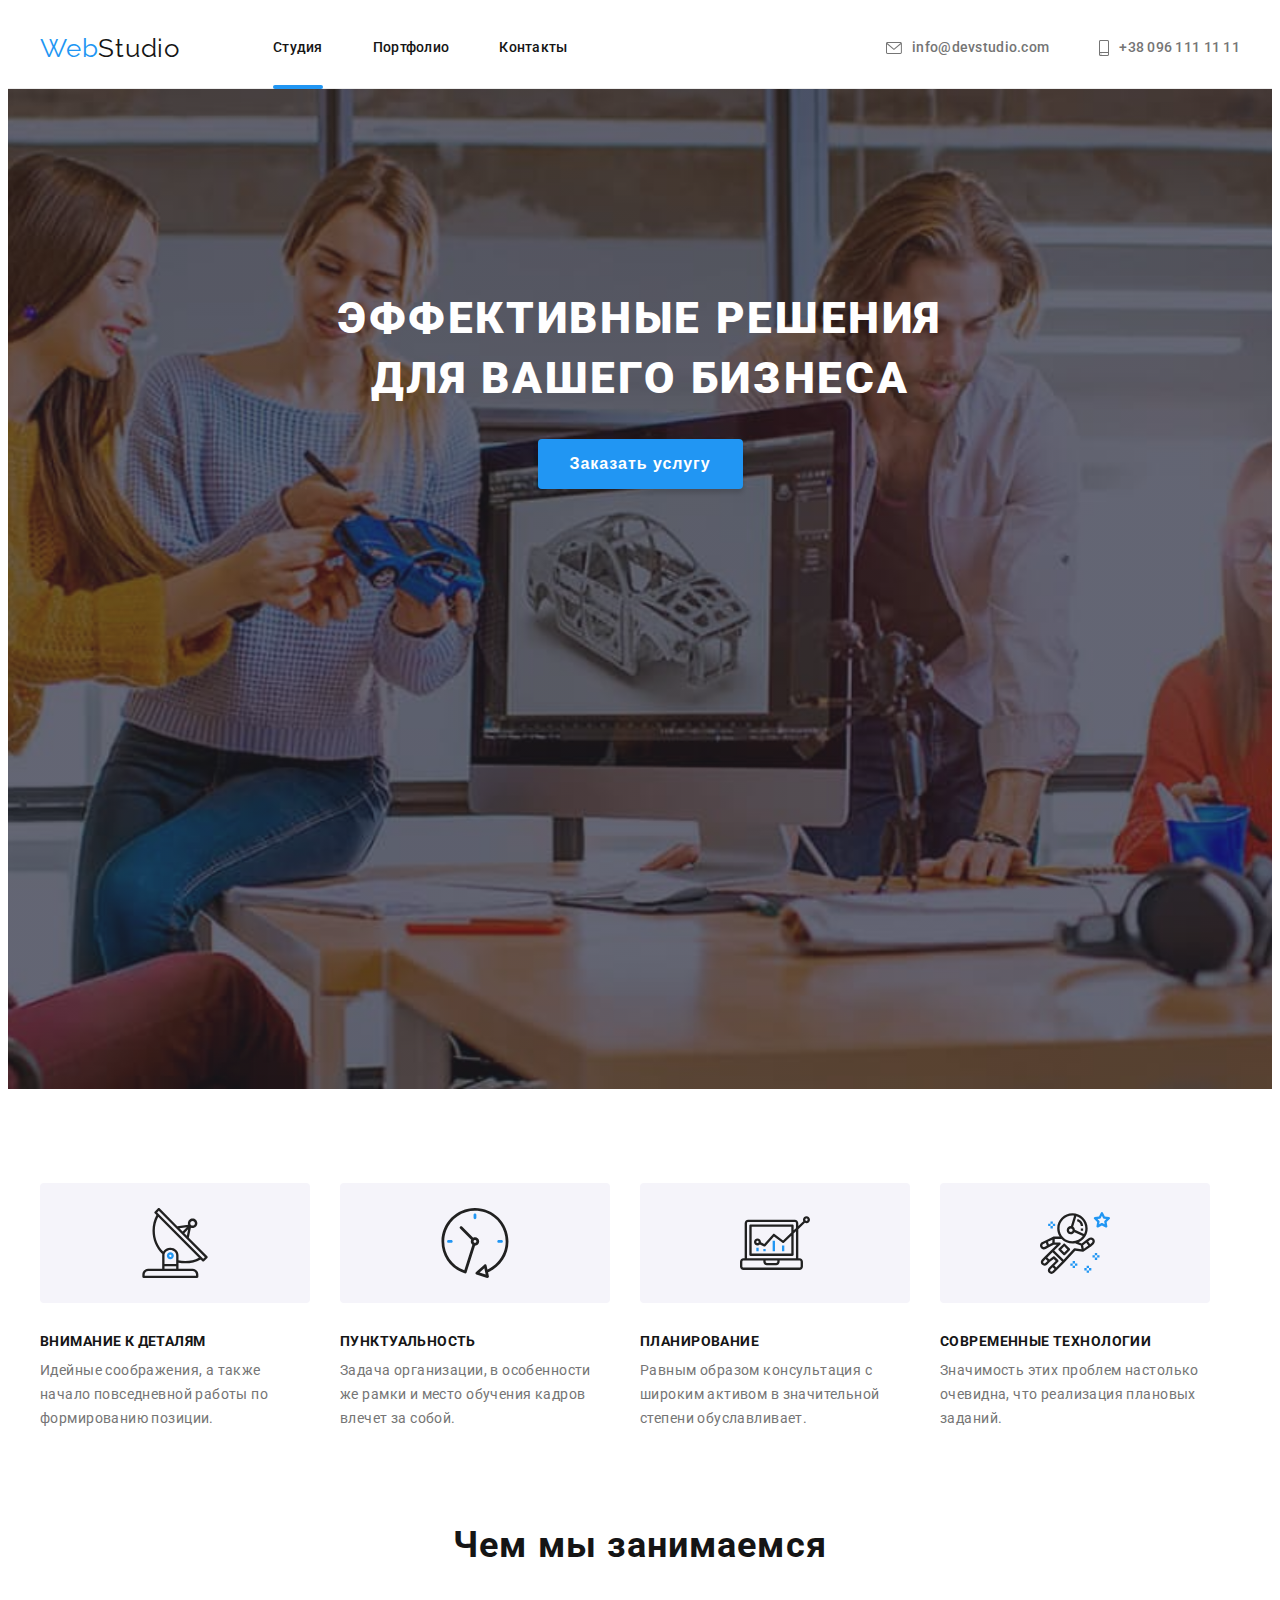
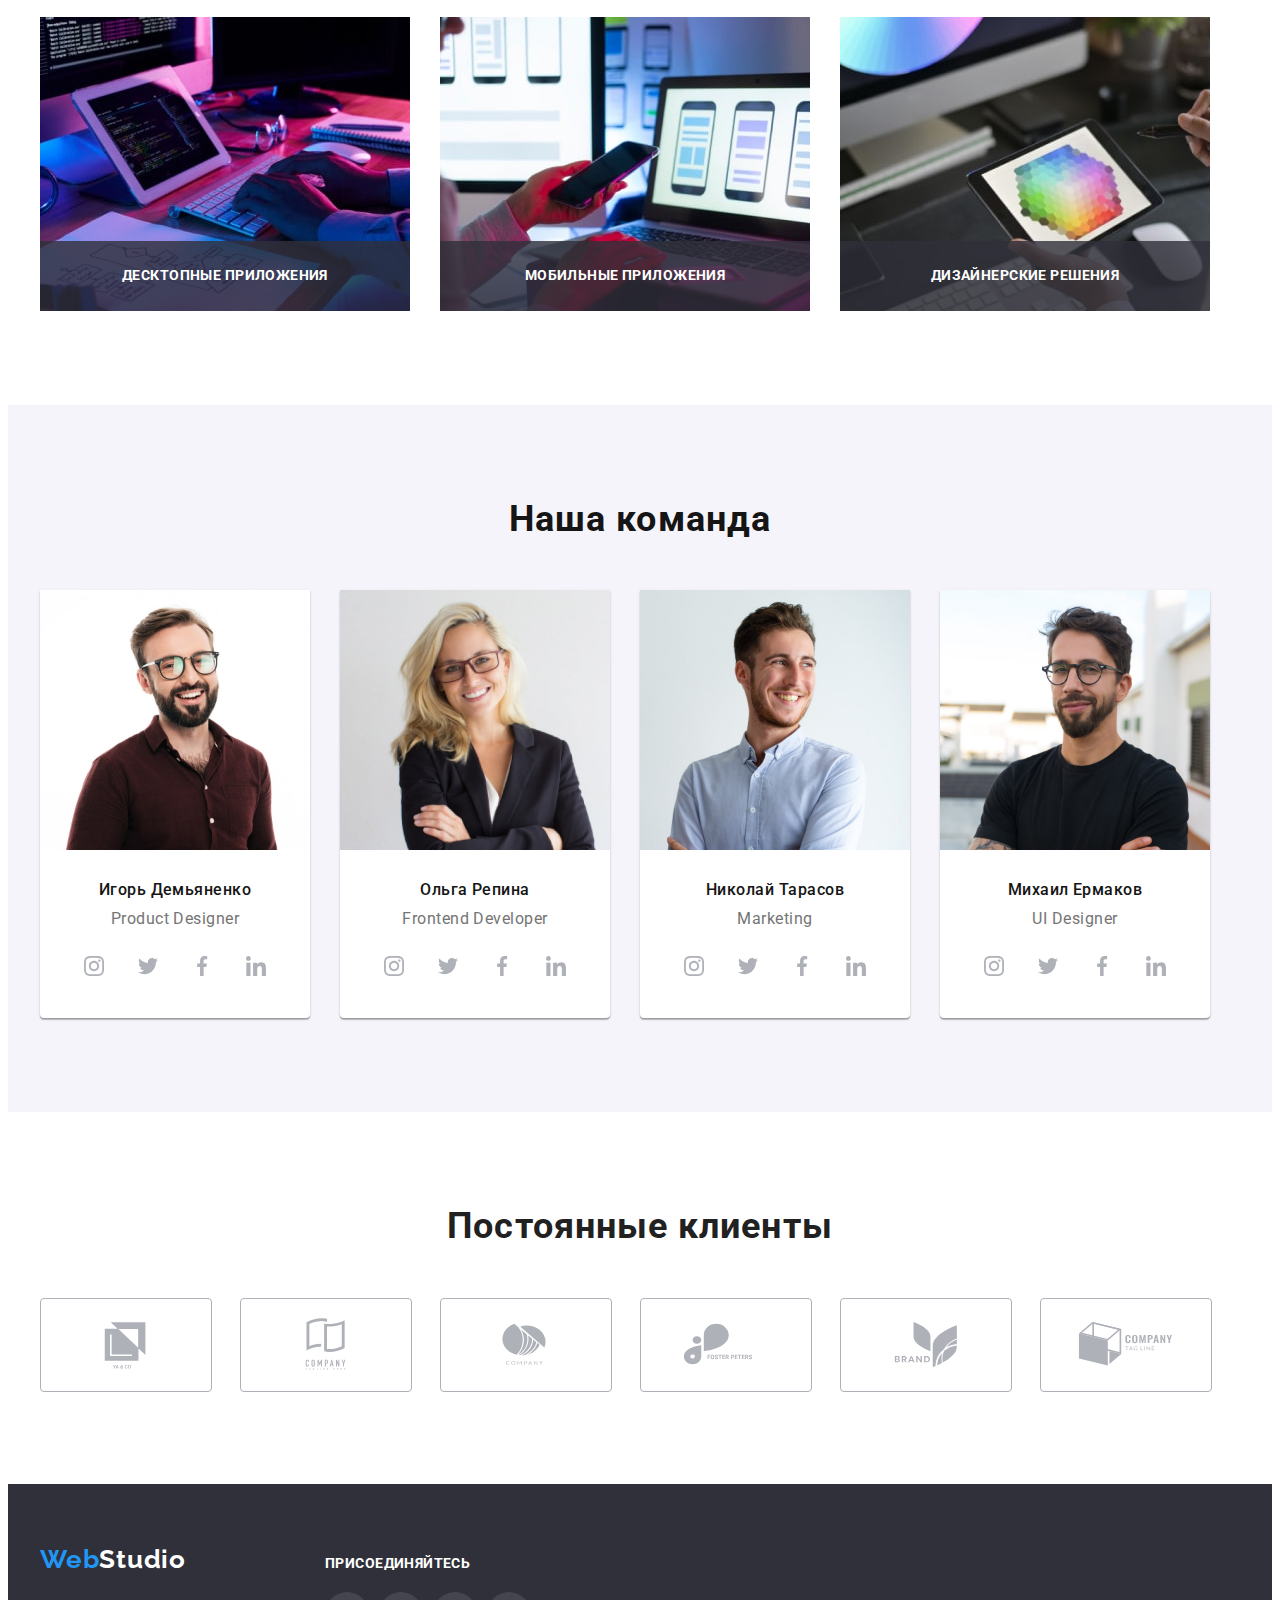
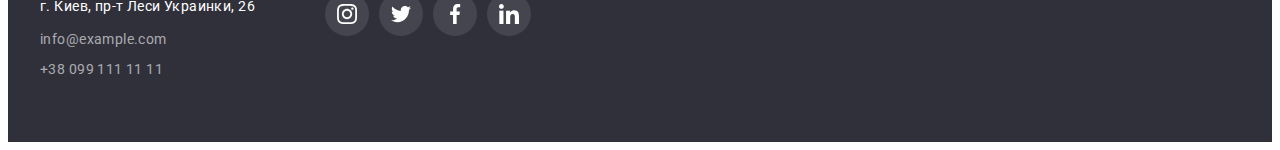
<file: index.html>
<!DOCTYPE html>
<html lang="en">
  <head>
    <meta charset="UTF-8" />
    <meta http-equiv="X-UA-Compatible" content="IE=edge" />
    <meta name="viewport" content="width=device-width, initial-scale=1.0" />
    <title>Web Studio</title>
    <link href="https://fonts.googleapis.com/css2?family=Raleway:wght@700&family=Roboto:wght@400;500;700;900&display=swap" 
    rel="stylesheet">
    <link rel="stylesheet" 
    href="https://cdnjs.cloudflare.com/ajax/libs/modern-normalize/1.1.0/modern-normalize.min.css" 
    integrity="sha512-wpPYUAdjBVSE4KJnH1VR1HeZfpl1ub8YT/NKx4PuQ5NmX2tKuGu6U/JRp5y+Y8XG2tV+wKQpNHVUX03MfMFn9Q==" 
    crossorigin="anonymous" 
    referrerpolicy="no-referrer" />
    <link rel="stylesheet" href="./css/styles.css">
 </head>
  <body>
    <header class="heder">
      <div class="container">
        <div class="menu">
          <a class="logo" href="/"><span class="logo-web">Web</span>Studio</a>
          <nav>
            <ul class="nav-list list">
              <li class="item"><a href="./index.html" class="nav-link current">Студия</a></li>
              <li class="item"><a href="./portfolio.html" class="nav-link">Портфолио</a></li>
              <li class="item"><a href="" class="nav-link" >Контакты</a></li>
            </ul>
          </nav>
        <ul class="contact list">
          <li class="item"><a  href="mailto:info@devstudio.com" class="contact-link">
            <svg class="header-icon" width="16" height="12">
              <use href="./img/symbol-defs-header.svg#icon-envelope"></use>
            </svg>
            info@devstudio.com</a></li>
          <li class="item"><a  href="tel:+380961111111" class="contact-link">
            <svg class="header-icon" width="10" height="16">
              <use href="./img/symbol-defs-header.svg#icon-smartphone"></use></svg>
              +38 096 111 11 11</a></li>
        </ul>
</div>
      </div>
       </header>
    <main>
      <section class="hero">
        <div class="container">
          <h1 class="hero-title">Эффективные решения <br />для вашего бизнеса</h1>
          <button class="hero-button" type="button" data-modal-open>Заказать услугу</button>
          </div>
        </section>
        <section class="features section">
        <div class="container">
          <h2 class="visually-hidden">Особенности</h2>
          <ul class="features-list list">
            <li class="item">
              <div class="features-icon">
                <svg class="features-icon-antenna" width="70" height="70">
                  <use href="./img/symbol-defs-features.svg#icon-antenna-1-1"></use>
                </svg>
              </div>
                <h3 class="features-link">Внимание к деталям</h3>
                <p class="features-text">Идейные соображения, а также начало повседневной работы по
                    формированию позиции.</p>
            </li>
            <li class="item">
              <div class="features-icon">
                <svg class="features-icon-clock" width="70" height="70">
                  <use href="./img/symbol-defs-features.svg#icon-clock-1-1"></use>
                </svg>
              </div>
              
                <h3 class="features-link">Пунктуальность</h3>
                <p class="features-text">Задача организации, в особенности же рамки и место обучения кадров
                    влечет за собой.</p>
            </li>
            <li class="item">
              <div class="features-icon">
                <svg class="features-icon-diagram" width="70" height="70">
                  <use href="./img/symbol-defs-features.svg#icon-diagram-1-1"></use>
                </svg>
              </div>
                <h3 class="features-link">Планирование</h3>
                <p class="features-text">Равным образом консультация с широким активом в значительной
                    степени обуславливает.</p>
            </li>
            <li class="item">
              <div class="features-icon">
                <svg class="features-icon-astronaut" width="70" height="70">
                  <use href="./img/symbol-defs-features.svg#icon-astronaut-1-1"></use>
                </svg>
              </div>
                <h3 class="features-link">Современные технологии</h3>
                <p class="features-text">Значимость этих проблем настолько очевидна, что реализация
                    плановых заданий.</p>
            </li>
          </ul>
        </div>
          </section>
      <section class="work section">
        <div class="container">
          <h2 class="work-title">Чем мы занимаемся</h2>
          <ul class="work-list list">
            
              <li class="work-photo">
                  <img
                  src="./img/img1.jpg"
                  alt="our work"
                  width="370"
                  height="294"
                />
                <h2 class="work-img-title">Десктопные приложения</h2>
            </li>
            <li class="work-photo">
                <img
                src="./img/img2.jpg"
                alt="our work"
                width="370"
                height="294"
              />
              <h2 class="work-img-title">Мобильные приложения</h2>
            </li>
            <li class="work-photo">
             
                <img
                src="./img/img3.jpg"
                alt="our work"
                width="370"
                height="294"
              />
              <h2 class="work-img-title">Дизайнерские решения</h2>
              
             
            </li>
          </ul>
        </div>
       
      </section>
      <section class="team section">
        <div class="container">
          <h2 class="team-title">Наша команда</h2>
          <ul class="team-list list">
            <li class="team-link">
              <img
                src="./img/img4.jpg"
                alt="our team"
                width="270"
                height="260"
              />
              <div class="div-name-text">
                <h3 class="team-name">Игорь Демьяненко</h3>
                <p class="team-text">Product Designer</p>
                <ul class="team-soc list">
                  <li class="team-soc-item">
                    <a href="" class="taem-soc-link link">
                      <svg class="team-soc-icon" width="20" height="20">
                        <use href="./img/symbol-defs-team.svg#icon-instagram"></use>
                      </svg>
                    </a></li>
                  <li class="team-soc-item">
                    <a href="" class="taem-soc-link link">
                      <svg class="team-soc-icon" width="20" height="20">
                        <use href="./img/symbol-defs-team.svg#icon-twitter"></use>
                      </svg>
                    </a></li>
                  <li class="team-soc-item">
                    <a href="" class="taem-soc-link link">
                      <svg class="team-soc-icon" width="20" height="20">
                        <use href="./img/symbol-defs-team.svg#icon-facebook"></use>
                      </svg>
                    </a></li>
                  <li class="team-soc-item">
                    <a href="" class="taem-soc-link link">
                      <svg class="team-soc-icon" width="20" height="20">
                        <use href="./img/symbol-defs-team.svg#icon-linkedin"></use>
                      </svg>
                    </a></li>
                </ul>
              </div>
             
            </li>
            <li class="team-link">
              <img
                src="./img/img5.jpg"
                alt="our team"
                width="270"
                height="260"
              />
              <div class="div-name-text">
                <h3 class="team-name">Ольга Репина</h3>
              <p class="team-text">Frontend Developer</p>
              <ul class="team-soc list">
                <li class="team-soc-item">
                  <a href="" class="taem-soc-link link">
                    <svg class="team-soc-icon" width="20" height="20">
                      <use href="./img/symbol-defs-team.svg#icon-instagram"></use>
                    </svg>
                  </a></li>
                <li class="team-soc-item">
                  <a href="" class="taem-soc-link link">
                    <svg class="team-soc-icon" width="20" height="20">
                      <use href="./img/symbol-defs-team.svg#icon-twitter"></use>
                    </svg>
                  </a></li>
                <li class="team-soc-item">
                  <a href="" class="taem-soc-link link">
                    <svg class="team-soc-icon" width="20" height="20">
                      <use href="./img/symbol-defs-team.svg#icon-facebook"></use>
                    </svg>
                  </a></li>
                <li class="team-soc-item">
                  <a href="" class="taem-soc-link link">
                    <svg class="team-soc-icon" width="20" height="20">
                      <use href="./img/symbol-defs-team.svg#icon-linkedin"></use>
                    </svg>
                  </a></li>
              </ul>
              </div>
              
            </li>
            <li class="team-link">
              <img
                src="./img/img6.jpg"
                alt="our team"
                width="270"
                height="260"
              />
              <div class="div-name-text">
              <h3 class="team-name">Николай Тарасов</h3>
              <p class="team-text">Marketing</p>
              <ul class="team-soc list">
                <li class="team-soc-item">
                  <a href="" class="taem-soc-link link">
                    <svg class="team-soc-icon" width="20" height="20">
                      <use href="./img/symbol-defs-team.svg#icon-instagram"></use>
                    </svg>
                  </a></li>
                <li class="team-soc-item">
                  <a href="" class="taem-soc-link link">
                    <svg class="team-soc-icon" width="20" height="20">
                      <use href="./img/symbol-defs-team.svg#icon-twitter"></use>
                    </svg>
                  </a></li>
                <li class="team-soc-item">
                  <a href="" class="taem-soc-link link">
                    <svg class="team-soc-icon" width="20" height="20">
                      <use href="./img/symbol-defs-team.svg#icon-facebook"></use>
                    </svg>
                  </a></li>
                <li class="team-soc-item">
                  <a href="" class="taem-soc-link link">
                    <svg class="team-soc-icon" width="20" height="20">
                      <use href="./img/symbol-defs-team.svg#icon-linkedin"></use>
                    </svg>
                  </a></li>
              </ul>
              </div>
              
            </li>
            <li class="team-link">
              <img
                src="./img/img7.jpg"
                alt="our team"
                width="270"
                height="260"
              />
              <div class="div-name-text">
                <h3 class="team-name">Михаил Ермаков</h3>
              <p class="team-text">UI Designer</p>
              <ul class="team-soc list">
                <li class="team-soc-item">
                  <a href="" class="taem-soc-link link">
                    <svg class="team-soc-icon" width="20" height="20">
                      <use href="./img/symbol-defs-team.svg#icon-instagram"></use>
                    </svg>
                  </a></li>
                <li class="team-soc-item">
                  <a href="" class="taem-soc-link link">
                    <svg class="team-soc-icon" width="20" height="20">
                      <use href="./img/symbol-defs-team.svg#icon-twitter"></use>
                    </svg>
                  </a></li>
                <li class="team-soc-item">
                  <a href="" class="taem-soc-link link">
                    <svg class="team-soc-icon" width="20" height="20">
                      <use href="./img/symbol-defs-team.svg#icon-facebook"></use>
                    </svg>
                  </a></li>
                <li class="team-soc-item">
                  <a href="" class="taem-soc-link link">
                    <svg class="team-soc-icon" width="20" height="20">
                      <use href="./img/symbol-defs-team.svg#icon-linkedin"></use>
                    </svg>
                  </a></li>
              </ul>
              </div>
              
            </li>
          </ul>
        </div>
      </section>
      <section class="section">
        <div class="container">
          <h2 class="customers-title">Постоянные клиенты</h2>
        <ul class="customers-list list">
          <li class="customers-link">
            <a href="" class="customers-item-link link">
              <svg class="customers-icon" width="106" height="60">
                <use href="./img/symbol-defs-customers.svg#icon-Logo-6-1"></use>
              </svg>
            </a>
            
          </li>
          <li class="customers-link">
            <a href="" class="customers-item-link link">
              <svg class="customers-icon" width="106" height="60">
              
                <use href="./img/symbol-defs-customers.svg#icon-Logo"></use>
              </svg>
            </a>
           
          </li>
          <li class="customers-link">
            <a href="" class="customers-item-link link">
              <svg class="customers-icon" width="106" height="60">
                <use href="./img/symbol-defs-customers.svg#icon-Logo1"></use>
              </svg>
            </a>
            
          </li>
          <li class="customers-link">
            <a href="" class="customers-item-link link">
              <svg class="customers-icon" width="106" height="60">
                <use href="./img/symbol-defs-customers.svg#icon-Logo-2-1"></use>
              </svg>
            </a>
            
          </li>
          <li class="customers-link">
            <a href="" class="customers-item-link link">
              <svg class="customers-icon" width="106" height="60">
                <use href="./img/symbol-defs-customers.svg#icon-Logo-3-1"></use>
              </svg>
            </a>
            
          </li>
          <li class="customers-link">
            <a href="" class="customers-item-link link">
              <svg class="customers-icon" width="106" height="60">
                <use href="./img/symbol-defs-customers.svg#icon-Logo-4-1"></use>
              </svg>
            </a>
            
          </li>
        </ul>
        </div>
        
      </section>
    </main>
    <footer class="footer">
      <div class="container">
        <div class="footer-nav-soc ">
          <a class="logo-footer" href="/"><span class="logo-footer-web">Web</span>Studio</a>
              <address class="footer-addres">
                <ul class="footer-addres-list list">
                  <li class="footer-nav">
                    <a
                      href="https://goo.gl/maps/Y24yjUMBkzo34jrQA" class="footer-addres-nav"
                      target="_blank"
                      rel="noopener noreferrer nofollow"
                      >г. Киев, пр-т Леси Украинки, 26</a>
                  </li>
                  <li class="footer-contacts"><a href="mailto:info@example.com" class="footer-addres-contacts">info@example.com</a></li>
                  <li class="footer-contacts"><a href="tel:+380991111111" class="footer-addres-contacts">+38 099 111 11 11</a></li>
                </ul>
              </address>
        </div>
              <div class="footer-soc">
                <h2 class="footer-soc-title">присоединяйтесь</h2>
                <ul class="footer-soc-list list">
                  <li class="footer-soc-link"><a href="" class="footer-item-link">
                    <svg class="footer-soc-icon">
                      <use href="./img/symbol-defs-team.svg#icon-instagram"></use>
                    </svg></a></li>
                  <li class="footer-soc-link"><a href="" class="footer-item-link">
                    <svg class="footer-soc-icon">
                      <use href="./img/symbol-defs-team.svg#icon-twitter"></use></svg> </a></li>
                  <li class="footer-soc-link"><a href="" class="footer-item-link">
                    <svg class="footer-soc-icon">
                      <use href="./img/symbol-defs-team.svg#icon-facebook"></use></svg></a></li>
                  <li class="footer-soc-link"><a href="" class="footer-item-link">
                    <svg class="footer-soc-icon">
                      <use href="./img/symbol-defs-team.svg#icon-linkedin"></use></svg></a></li>
                </ul>
             </div>
            </div>
     <div class="backdrop is-hidden" data-modal>
      <div class="modal">
        <button type="button" class="modal-button" data-modal-close>
          <svg class="modal-close" width="18" height="18">
            <use href="./img/symbol-defs-close-modal.svg#icon-close-modal" ></use>
          </svg>
        </button>
      </div>
     </div>
    
    </footer>
    <script src="./JS/modal.js"></script>
  </body>
</html>
</file>
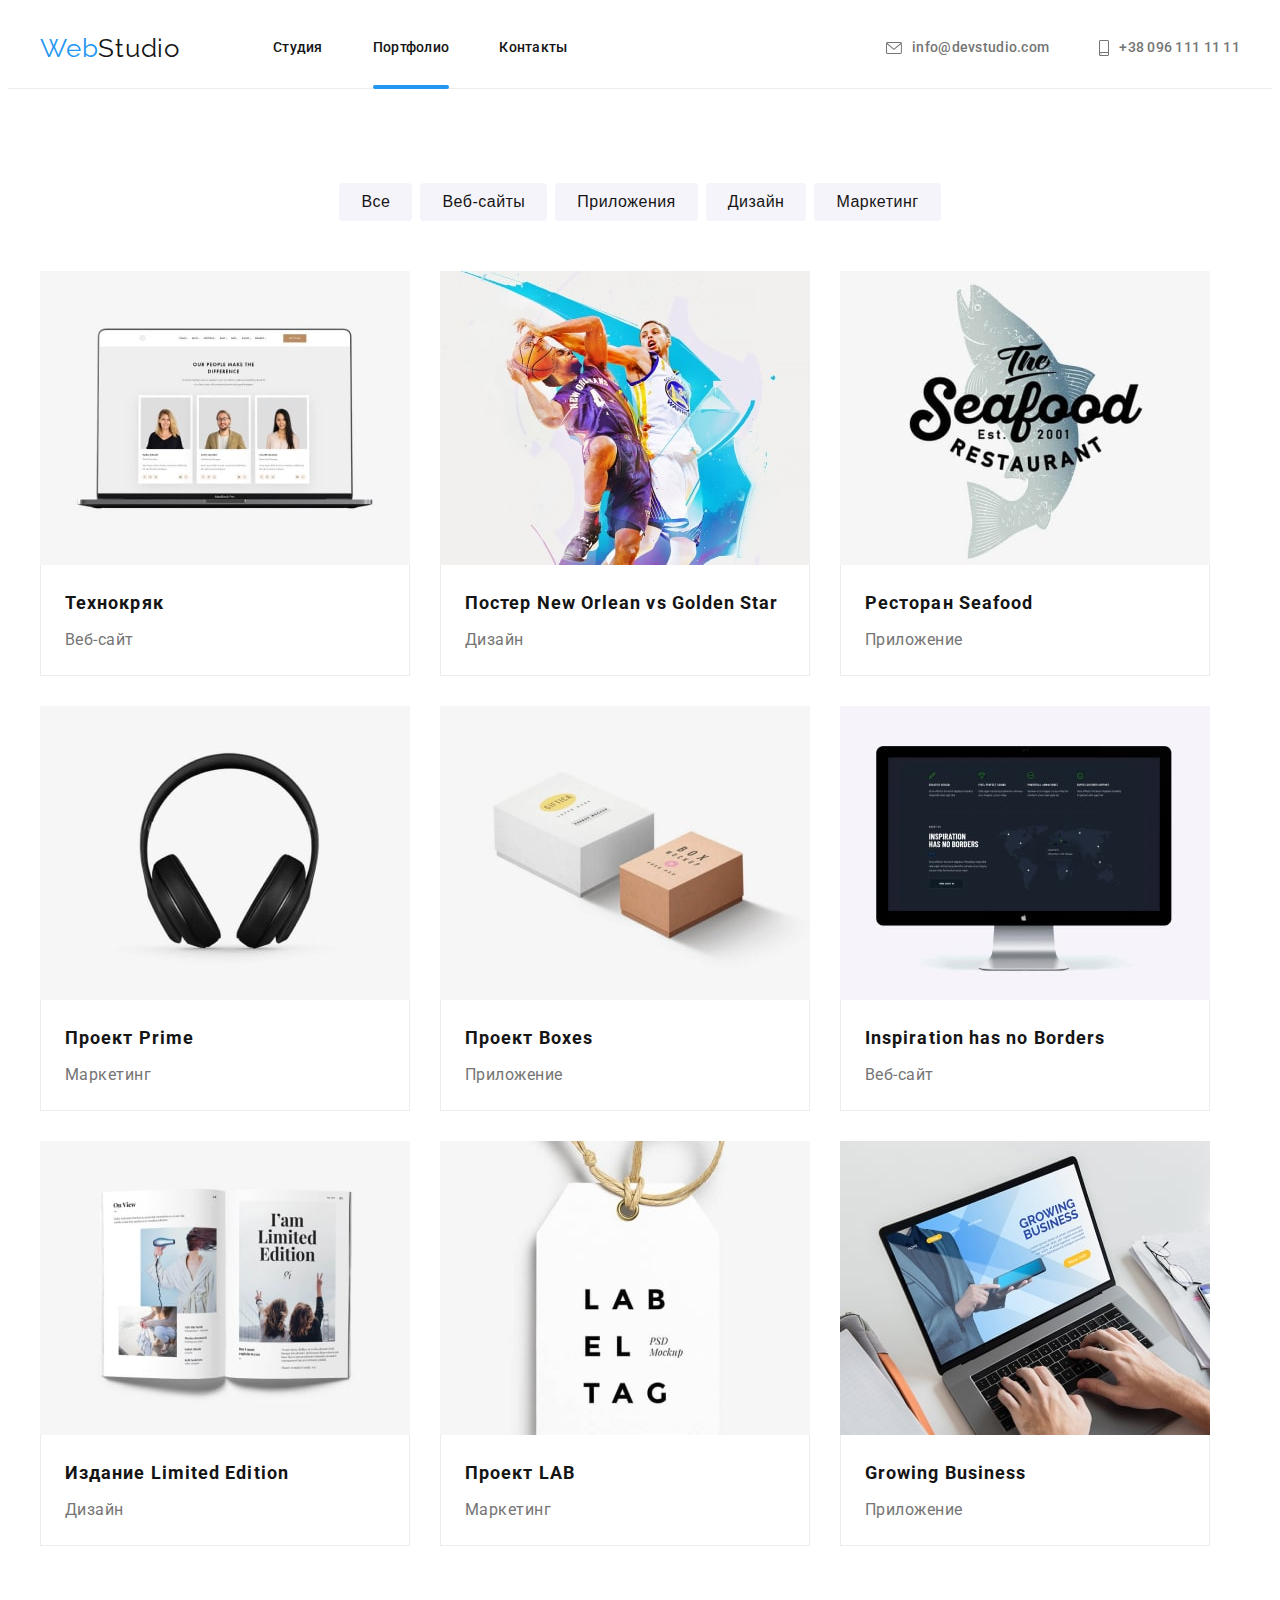
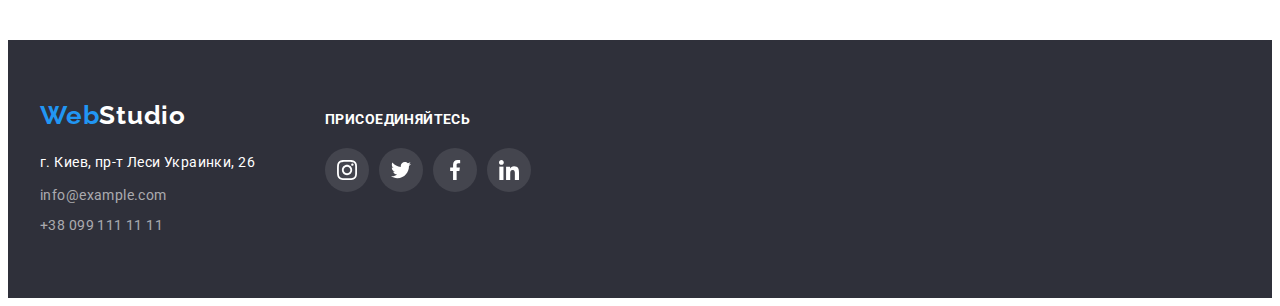
<file: portfolio.html>
<!DOCTYPE html>
<html lang="en">
  <head>
    <meta charset="UTF-8" />
    <meta http-equiv="X-UA-Compatible" content="IE=edge" />
    <meta name="viewport" content="width=device-width, initial-scale=1.0" />
    <title>Web Studio</title>
    <link href="https://fonts.googleapis.com/css2?family=Raleway:wght@700&family=Roboto:wght@400;500;700;900&display=swap" 
    rel="stylesheet">
    <link rel="stylesheet" 
    href="https://cdnjs.cloudflare.com/ajax/libs/modern-normalize/1.1.0/modern-normalize.min.css" 
    integrity="sha512-wpPYUAdjBVSE4KJnH1VR1HeZfpl1ub8YT/NKx4PuQ5NmX2tKuGu6U/JRp5y+Y8XG2tV+wKQpNHVUX03MfMFn9Q==" 
    crossorigin="anonymous" 
    referrerpolicy="no-referrer" />
    <link rel="stylesheet" href="./css/styles.css">
 </head>
  <body>
    <header class="heder">
      <div class="container">
        <div class="menu">
          <a class="logo" href="/"><span class="logo-web">Web</span>Studio</a>
          <nav>
            <ul class="nav-list list">
              <li class="item"><a href="./index.html" class="nav-link">Студия</a></li>
              <li class="item"><a href="./portfolio.html" class="nav-link current">Портфолио</a></li>
              <li class="item"><a href="" class="nav-link" >Контакты</a></li>
            </ul>
          </nav>
        <ul class="contact list">
          <li class="item"><a  href="mailto:info@devstudio.com" class="contact-link">
            <svg class="header-icon" width="16" height="12">
              <use href="./img/symbol-defs-header.svg#icon-envelope"></use>
            </svg>
            info@devstudio.com</a></li>
          <li class="item"><a  href="tel:+380961111111" class="contact-link">
            <svg class="header-icon" width="10" height="16">
              <use href="./img/symbol-defs-header.svg#icon-smartphone"></use></svg>
              +38 096 111 11 11</a></li>
        </ul>
</div>
      </div>
       </header>
    <main>
      <section class="section">
        <div class="container">
          <h1 class="visually-hidden">Filter</h1>
          <ul class="filter list">
            <li class="item"><button class="filter-button" type="button">Все</button></li>
            <li class="item"><button class="filter-button" type="button">Веб-сайты</button></li>
            <li class="item"><button class="filter-button" type="button">Приложения</button></li>
            <li class="item"><button class="filter-button" type="button">Дизайн</button></li>
            <li class="item"><button class="filter-button" type="button">Маркетинг</button></li>
          </ul>
             <ul class="portfolio-img list">
              <li class="portfolio-list">
                <a href="" class="portfolio-img-link">
                  <div class="portfolio-img-wrap">
                    <img src="./img/img8.jpg" alt="tex" width="370">
                  <p class="portfolio-img-top-text">
                    Ресурс предлагает комплексные 
                    предложения с разным уровнем 
                    функционала и сервисов. Все это 
                    позволит посетителю получить 
                    исчерпывающие сведения
                    о компании или частном лице.
                  </p> 
                  </div>
                  
              <div class="div-item-text">
                <h2 class="portfolio-item">Технокряк</h2>
                <p class="portfolio-text">Веб-сайт</p>
              </div>
                </a>
              
              
              </li>
              <li class="portfolio-list">
                <a href="" class="portfolio-img-link">
                  <div class="portfolio-img-wrap">
                    <img src="./img/img9.jpg" alt="poster" width="370">
                  <p class="portfolio-img-top-text">
                    Ресурс предлагает комплексные 
                    предложения с разным уровнем 
                    функционала и сервисов. Все это 
                    позволит посетителю получить 
                    исчерпывающие сведения
                    о компании или частном лице.
                  </p> 
                  </div>
              
              
              <div class="div-item-text">
                <h2 class="portfolio-item">Постер New Orlean vs Golden Star</h2>
                <p class="portfolio-text">Дизайн</p>
              </div>
              </a>
              
              
              </li>
              <li class="portfolio-list">
                <a href="" class="portfolio-img-link">
                  <div class="portfolio-img-wrap">
                    <img src="./img/img10.jpg" alt="restaurant" width="370">
                  <p class="portfolio-img-top-text">
                    Ресурс предлагает комплексные 
                    предложения с разным уровнем 
                    функционала и сервисов. Все это 
                    позволит посетителю получить 
                    исчерпывающие сведения
                    о компании или частном лице.
                  </p> 
                  </div>
              
              <div class="div-item-text">
                <h2 class="portfolio-item">Ресторан Seafood</h2>
                <p class="portfolio-text">Приложение</p>
              </div>
              </a>

              </li>
              <li class="portfolio-list">
                <a href="" class="portfolio-img-link">
                  <div class="portfolio-img-wrap">
                    <img src="./img/img11.jpg" alt="prime" width="370">
                  <p class="portfolio-img-top-text">
                    Ресурс предлагает комплексные 
                    предложения с разным уровнем 
                    функционала и сервисов. Все это 
                    позволит посетителю получить 
                    исчерпывающие сведения
                    о компании или частном лице.
                  </p> 
                  </div>
              
              <div class="div-item-text">
                <h2 class="portfolio-item">Проект Prime</h2>
                <p class="portfolio-text">Маркетинг</p>
              </div>
               </a>

              </li>
              <li class="portfolio-list">
                <a href="" class="portfolio-img-link">
                  <div class="portfolio-img-wrap">
                    <img src="./img/img12.jpg" alt="box" width="370">
                  <p class="portfolio-img-top-text">
                    Ресурс предлагает комплексные 
                    предложения с разным уровнем 
                    функционала и сервисов. Все это 
                    позволит посетителю получить 
                    исчерпывающие сведения
                    о компании или частном лице.
                  </p> 
                  </div>
               
               <div class="div-item-text">
                <h2 class="portfolio-item">Проект Boxes</h2>
                <p class="portfolio-text">Приложение</p>
               </div>
              </a>

              </li>
              <li class="portfolio-list">
                <a href="" class="portfolio-img-link">
                  <div class="portfolio-img-wrap">
                    <img src="./img/img13.jpg" alt="tv" width="370">
                  <p class="portfolio-img-top-text">
                    Ресурс предлагает комплексные 
                    предложения с разным уровнем 
                    функционала и сервисов. Все это 
                    позволит посетителю получить 
                    исчерпывающие сведения
                    о компании или частном лице.
                  </p> 
                  </div>
               
               
               <div class="div-item-text">
                <h2 class="portfolio-item">Inspiration has no Borders</h2>
                <p class="portfolio-text">Веб-сайт</p>
               </div>
              </a>

              </li>
               <li class="portfolio-list">
                <a href="" class="portfolio-img-link">
                  <div class="portfolio-img-wrap">
                    <img src="./img/img14.jpg" alt="book" width="370">
                  <p class="portfolio-img-top-text">
                    Ресурс предлагает комплексные 
                    предложения с разным уровнем 
                    функционала и сервисов. Все это 
                    позволит посетителю получить 
                    исчерпывающие сведения
                    о компании или частном лице.
                  </p> 
                  </div>
              
              <div class="div-item-text">
                <h2 class="portfolio-item">Издание Limited Edition</h2>
                <p class="portfolio-text">Дизайн</p>
              </div>
              </a>
               
              </li>
               <li class="portfolio-list">
                <a href="" class="portfolio-img-link">
                  <div class="portfolio-img-wrap">
                    <img src="./img/img15.jpg" alt="lab" width="370">
                  <p class="portfolio-img-top-text">
                    Ресурс предлагает комплексные 
                    предложения с разным уровнем 
                    функционала и сервисов. Все это 
                    позволит посетителю получить 
                    исчерпывающие сведения
                    о компании или частном лице.
                  </p> 
                  </div>
              
              <div class="div-item-text">
                <h2 class="portfolio-item">Проект LAB</h2>
                <p class="portfolio-text">Маркетинг</p>
              </div>
              </a>
              
              </li>
              <li class="portfolio-list">
                <a href="" class="portfolio-img-link">
                  <div class="portfolio-img-wrap">
                    <img src="./img/img16.jpg" alt="notebook" width="370">
                  <p class="portfolio-img-top-text">
                    Ресурс предлагает комплексные 
                    предложения с разным уровнем 
                    функционала и сервисов. Все это 
                    позволит посетителю получить 
                    исчерпывающие сведения
                    о компании или частном лице.
                  </p> 
                  </div>
              
               <div class="div-item-text">
                <h2 class="portfolio-item">Growing Business</h2>
                <p class="portfolio-text">Приложение</p>
               </div>
               </a>
               
               </li>
            </ul>
        </div>
        
      </section>
    </main>
    <footer class="footer">
      <div class="container">
        <div class="footer-nav-soc ">
          <a class="logo-footer" href="/"><span class="logo-footer-web">Web</span>Studio</a>
              <address class="footer-addres">
                <ul class="footer-addres-list list">
                  <li class="footer-nav">
                    <a
                      href="https://goo.gl/maps/Y24yjUMBkzo34jrQA" class="footer-addres-nav"
                      target="_blank"
                      rel="noopener noreferrer nofollow"
                      >г. Киев, пр-т Леси Украинки, 26</a>
                  </li>
                  <li class="footer-contacts"><a href="mailto:info@example.com" class="footer-addres-contacts">info@example.com</a></li>
                  <li class="footer-contacts"><a href="tel:+380991111111" class="footer-addres-contacts">+38 099 111 11 11</a></li>
                </ul>
              </address>
        </div>
              <div class="footer-soc">
                <h2 class="footer-soc-title">присоединяйтесь</h2>
                <ul class="footer-soc-list list">
                  <li class="footer-soc-link"><a href="" class="footer-item-link">
                    <svg class="footer-soc-icon">
                      <use href="./img/symbol-defs-team.svg#icon-instagram"></use>
                    </svg></a></li>
                  <li class="footer-soc-link"><a href="" class="footer-item-link">
                    <svg class="footer-soc-icon">
                      <use href="./img/symbol-defs-team.svg#icon-twitter"></use></svg> </a></li>
                  <li class="footer-soc-link"><a href="" class="footer-item-link">
                    <svg class="footer-soc-icon">
                      <use href="./img/symbol-defs-team.svg#icon-facebook"></use></svg></a></li>
                  <li class="footer-soc-link"><a href="" class="footer-item-link">
                    <svg class="footer-soc-icon">
                      <use href="./img/symbol-defs-team.svg#icon-linkedin"></use></svg></a></li>
                </ul>
             </div>
            </div>
    </footer>
  </body>
</html>
</file>
<file: css/styles.css>
:root {
    --primary-text-color: rgba(21, 21, 21, 1);
    --primary-white-color: #ffffff;
    --accent-color: #2196F3;
    --primary-grey-color: #757575;
    --primary-icon-color: #AFB1B8;
    }

    p, h1, h2, h3, h4, h5, h6 {
        margin: 0;
    }

    ul{
        margin: 0;
        padding-left: 0;
    }

    address {
        font-style: normal;
    }

    a {
        color: currentColor;
       
      
    }

body {
     font-family: Roboto, sans-serif; 
    }
    img{
        display: block;
        max-width: 100%;
        height: auto;
    }
    .list {
        list-style: none;
    }

    .container{
        
        width: 1200px;
        margin-left: auto;
        margin-right: auto;
        padding-left: 15px;
        padding-right: 15px;
    }
    
    .section {
        padding-top: 94px;
        padding-bottom: 94px;
    }
    
.heder {
    background-color: var(--primary-white-color);
    
}
.heder{
    border-bottom: 1px solid #ECECEC;
}

 .menu{
    display: flex;
    align-items: center;
}

/*logo*/

.logo {
    font-family: Raleway, cursive;
    color: var(--primary-text-color);
    font-size: 26px;
    line-height: 1.19;
    letter-spacing: 0.03em;
    text-decoration: none;
    }
.logo-web {
color: var(--accent-color);
}
/*navigation*/

.nav-list {
display: flex;
font-weight: 500;
font-size: 14px;
line-height: 1.14;
letter-spacing: 0.02em;
color: var(--primary-text-color);
margin-left: 93px;
    
}

.nav-list .item {
margin-right: 50px;
}

.nav-list .item:last-child{
margin-right: 0;
}

.nav-link {
display: block;
color: var(--primary-text-color);
text-decoration: none;
padding-top: 32px;
padding-bottom: 32px;
transition: color 250ms cubic-bezier(0.4, 0, 0.2, 1), visibility 250ms cubic-bezier(0.4, 0, 0.2, 1) ;
}

.nav-link:hover,
.nav-link:focus {
color: var(--accent-color);
}
.current{
    position: relative;
}
.current::after{
    content: '';
    position: absolute;
    width: 100%;
    height: 4px;
    border-radius: 2px;
    background-color: var(--accent-color);
    left: 0;
    bottom: -1px;
}
/*Contact*/

.contact {
display: flex;
margin-left: auto;   
}
.contact .item + .item{
margin-left: 50px;
}
.contact .item:last-child{
margin-right: 0;
}

.contact-link {
display: block;
font-weight: 500;
font-size: 14px;
line-height: 1.14;
letter-spacing: 0.02em;
color: var(--primary-grey-color);
text-decoration: none;
margin-left: auto;
padding-top: 32px;
padding-bottom: 32px;
display: flex;
align-items: center;
transition:color 250ms cubic-bezier(0.4, 0, 0.2, 1), visibility 250ms cubic-bezier(0.4, 0, 0.2, 1) ;
}

.header-icon{
    fill: currentColor;
    margin-right: 10px;
    align-items: center;  
    transition: fill 2500ms cubic-bezier(0.4, 0, 0.2, 1), visibility 250ms cubic-bezier(0.4, 0, 0.2, 1) ;
}
 .header-icon:hover{
    fill: var(--accent-color);
    
}
.header-icon:focus{
    fill: var(--accent-color);
}



.contact-link:hover,
.contact-link:focus
{
color:var(--accent-color);


}

/*Hero*/

.hero {   
max-width: 1600px;
height: 600px;
margin-left: auto;
margin-right: auto;
background-color: #2F303A;
padding-top: 200px;
padding-bottom: 200px;
background-image: linear-gradient( 
    to right,
    rgba(47, 48, 58, 0.4) , 
    rgba(47, 48, 58, 0.4)),
  url(../img/Img17.jpg);
background-repeat: no-repeat;
background-position: center;
background-size: cover;
}
.hero-title {
font-weight: 900;
font-size: 44px;
line-height: 1.36;
text-align: center;
letter-spacing: 0.06em;
text-transform: uppercase;
color: var(--primary-white-color);
}
.hero-button {
font-weight: 700;
font-size: 16px;
line-height: 1.88;
display: flex;
align-items: center;
text-align: center;
letter-spacing: 0.06em;
color: var(--primary-white-color) ;
background-color: var(--accent-color);
display: block;
margin: 30px auto 0;
box-shadow: 0px 4px 4px rgba(0, 0, 0, 0.15);
border-radius: 4px;
border-width: 0;
padding: 10px 32px;
}
.hero-button {
cursor: pointer;
}
/*features*/

 .visually-hidden {
position: absolute;
white-space: nowrap;
 width: 1px;
height: 1px;
overflow: hidden;
border: 0;
padding: 0;
clip: rect(0 0 0 0);
clip-path: inset(50%);
margin: -1px; 
      }
      

.features-list{
margin-left: auto;
margin-right: auto;
display: flex;
}
.features-list .item{
margin-right: 30px;
width: 270px;
}
.features-list .item:last-child {
margin-right: 0;
}
.features-link {
font-weight: 700;
font-size: 14px;
line-height: 1.14x;
letter-spacing: 0.03em;
text-transform: uppercase;
color: var(--primary-text-color);
margin-bottom: 10px;
}

.features-text {
font-size: 14px;
line-height: 1.71;
letter-spacing: 0.03em;
color: var(--primary-grey-color);
}
.features-icon{
background: #F5F4FA;
border-radius: 4px;
display: flex;
width: 270px;
height: 120px;
align-items: center;
justify-content: center;
margin-bottom: 30px;
}

/*Work*/
.work{
padding-top: 0;
}
.work-list{
display: flex;
}
.work-photo{
margin-right: 30px;
position: relative;
}
.work-photo:last-child{
margin-right: 0;
}

.work-title {
font-weight: 700;
font-size: 36px;
line-height: 1.16;
text-align: center;
letter-spacing: 0.03em;
color: var(--primary-text-color);
margin-bottom: 50px;
}

.work-img-title{
    display: flex;
    align-items: center;
    justify-content: center;
    position: absolute;
    width: 100%;
    height: 70px;
    background: rgba(47, 48, 58, 0.8);
    font-weight: 700;
font-size: 14px;
line-height: 1.14;
letter-spacing: 0.03em;
text-transform: uppercase;
color: #FFFFFF;
bottom: 0;
}

/*Team*/

.team {
background-color: #F5F4FA;
}
.team-list{
display: flex;
   
}
.team-link{
margin-right: 30px;
background-color: var(--primary-white-color);  
box-shadow: 0px 1px 3px rgba(0, 0, 0, 0.12), 0px 1px 1px rgba(0, 0, 0, 0.14), 0px 2px 1px rgba(0, 0, 0, 0.2); 
border-radius: 0px 0px 4px 4px;
}

.team-link:last-child{
margin-right: 0;
}

.team-title {
font-weight: 700;
font-size: 36px;
line-height: 1.16;
text-align: center;
letter-spacing: 0.03em;
color: var(--primary-text-color);
margin-bottom: 50px;
}


.team-name {
font-weight: 500;
font-size: 16px;
line-height: 1.19;
text-align: center;
letter-spacing: 0.03em;
color: var(--primary-text-color);
margin-bottom: 10px;

}

.team-text {
font-size: 16px;
line-height: 1.19;
text-align: center;
letter-spacing: 0.03em;
color: var(--primary-grey-color);
margin-bottom: 16px;
}
.div-name-text{
padding-top: 30px;
padding-bottom: 30px;
}
.team-soc{
    display: flex;
    justify-content: center;
    gap: 10px;
}
.taem-soc-link{
    width: 44px;
    height: 44px;
    border-radius: 50%;
    background-color: var(--primary-white-color);
    display: flex;
    align-items: center;
    justify-content: center;
    color: var(--primary-icon-color);
    transition: color 250ms cubic-bezier(0.4, 0, 0.2, 1), visibility 250ms cubic-bezier(0.4, 0, 0.2, 1), background-color 250ms cubic-bezier(0.4, 0, 0.2, 1) ;
}
.team-soc-icon{
    fill: currentColor;
    
}
.taem-soc-link:hover{
    background-color: var(--accent-color);
    color: var(--primary-white-color);
}

.taem-soc-link:focus{
    background-color: var(--accent-color);
    color: var(--primary-white-color);
}

/* Customers */
.customers-title{
    font-weight: 700;
font-size: 36px;
line-height: 1.16;
text-align: center;
letter-spacing: 0.03em;
color: #212121;
margin-bottom: 50px;
}
.customers-list{
    display: flex;
   
}
.customers-link{
    width: 170px;
    height: 92px;
    margin-right: 30px;
    
}
.customers-link:last-child{
    margin-right: 0;
}

.customers-icon{
    fill: currentColor;
}
.customers-item-link{
    width: 100%;
    height: 100%;
    display: flex;
    align-items: center;
    justify-content: center;
    border: 1px solid rgba(175, 177, 184, 1);
    border-radius: 4px;
    color: #AFB1B8;
    outline: none; 
    transition: color 250ms cubic-bezier(0.4, 0, 0.2, 1), visibility 250ms cubic-bezier(0.4, 0, 0.2, 1), border 250ms cubic-bezier(0.4, 0, 0.2, 1) ; 
}
.customers-item-link:hover
{
    color: var(--accent-color);
    border: 1px solid rgba(33, 150, 243, 1);
}
.customers-item-link:focus{
    color: var(--accent-color);
    border: 1px solid  rgba(33, 150, 243, 1);
    
}


/*Footer*/

.footer {
background: #2F303A;
padding-bottom: 60px;
padding-top: 60px;
}
.logo-footer {
font-family: 'Raleway';
font-style: normal;
font-weight: 700;
font-size: 26px;
line-height: 1.19;
letter-spacing: 0.03em;
color: var(--primary-white-color);
text-decoration: none;
cursor: default; 
}
.logo-footer-web {
color: var(--accent-color);
}
.footer-addres{
margin-top: 20px;
}
.footer-addres-nav {
font-size: 14px;
line-height: 1.71;
letter-spacing: 0.03em;
color: var(--primary-white-color);
text-decoration: none;
cursor: default; 
transition: color 250ms cubic-bezier(0.4, 0, 0.2, 1), visibility 250ms cubic-bezier(0.4, 0, 0.2, 1);
}
.footer-addres-contacts {
font-size: 14px;
line-height: 1.71;
letter-spacing: 0.03em;
color: rgba(255, 255, 255, 0.6);
text-decoration: none;
cursor: default; 
transition: color 250ms cubic-bezier(0.4, 0, 0.2, 1), visibility 250ms cubic-bezier(0.4, 0, 0.2, 1);
}
.footer-nav{
margin-bottom: 9px;
}
.footer-contacts{
margin-bottom: 6px;
}
.footer-contacts:last-child{
margin-bottom: 0;
}
.footer-addres-contacts:hover,
.footer-addres-contacts:focus
{
color:var(--accent-color)
}
.footer-addres-nav:hover,
.footer-addres-nav:focus
{
color:var(--accent-color)
}
.footer .container{
    display: flex;
    align-items: baseline;
}  
.footer-soc{
    
    margin-left: 70px;  
}

.footer-soc-title{
    font-weight: 700;
font-size: 14px;
line-height: 1.14;
letter-spacing: 0.03em;
text-transform: uppercase;
color: var(--primary-white-color);
margin-bottom: 20px;

}
.footer-soc-list{
    display: flex;
    justify-content: center;
    gap: 10px; 
}
.footer-soc-link{
    width: 44px;
    height: 44px;
    border-radius: 50%;
    background: rgba(255, 255, 255, 0.1);
    display: flex;
    align-items: center;
    justify-content: center;
    color: var(--primary-white-color); 
    
}

.footer-soc-icon{
width: 20px;
height: 20px;
display: flex;
align-items: center;
justify-content: center;
fill: currentColor;

}
.footer-item-link{
    width: 100%;
    height: 100%;
    display: flex;
    align-items: center;
    justify-content: center;
    outline: none; 
    border-radius: 50%;
    transition: background-color 250ms cubic-bezier(0.4, 0, 0.2, 1), visibility 250ms cubic-bezier(0.4, 0, 0.2, 1); 
}
.footer-item-link:hover ,
.footer-item-link:focus
{
    background-color: var(--accent-color);
}

/*Portfolio*/

.portfolio {
background-color: var(--primary-white-color);
width: 1200px;
padding-left: 15px;
padding-right: 15px;
margin-left: auto;
margin-right: auto;    
}
.filter {
margin-bottom: 50px;
display: flex;
justify-content:center;
}
.filter .item{   
margin-right: 8px;
}
.filter .item:last-child{
margin-right: 0;
}
.filter-button {
font-style: normal;
font-weight: 500;
font-size: 16px;
line-height: 1.62;
text-align: center;
letter-spacing: 0.03em;
color: var(--primary-text-color);
background-color: #F5F4FA;
text-decoration: none;
width: max-content;
border: none;
border-radius: 4px;
padding: 6px 22px;
transition: color 250ms cubic-bezier(0.4, 0, 0.2, 1), background-color 250ms cubic-bezier(0.4, 0, 0.2, 1), visibility 250ms cubic-bezier(0.4, 0, 0.2, 1), box-shadow 250ms cubic-bezier(0.4, 0, 0.2, 1);
}
.filter-button:hover{
    box-shadow: 0px 3px 1px rgba(0, 0, 0, 0.1), 0px 1px 2px rgba(0, 0, 0, 0.08), 0px 2px 2px rgba(0, 0, 0, 0.12);
}
.filter-button:focus{
    box-shadow: 0px 3px 1px rgba(0, 0, 0, 0.1), 0px 1px 2px rgba(0, 0, 0, 0.08), 0px 2px 2px rgba(0, 0, 0, 0.12);
}
.filter-button {
cursor: pointer;
}
.filter-button:hover,
.filter-button:focus {
color:var(--primary-white-color);
background-color: var(--accent-color);
}
.portfolio-list{
margin-bottom: 30px;
margin-right: 30px;
position: relative;
} 

.portfolio-img-link:hover .portfolio-img-top-text
{
    transform: translateY(0) 
}
.portfolio-img-link:focus .portfolio-img-top-text{
    transform: translateY(0)
}

.portfolio-list:nth-child(3n) {
margin-right: 0;
}
.portfolio-list:nth-last-child(-n + 3) {
margin-bottom: 0;
}
.portfolio-img-link{
    display: block;
    text-decoration: none; 
    transition: box-shadow 250ms cubic-bezier(0.4, 0, 0.2, 1); 
}
.portfolio-img-link:hover,
.portfolio-img-link:focus
{
    box-shadow: 0px 1px 1px rgba(0, 0, 0, 0.12), 0px 4px 4px rgba(0, 0, 0, 0.06), 1px 4px 6px rgba(0, 0, 0, 0.16);
}
.portfolio-img{
display: flex;
flex-wrap: wrap;  
}
.portfolio-item {
font-style: normal;
font-weight: 700;
font-size: 18px;
line-height: 2;
letter-spacing: 0.06em;
color: var(--primary-text-color);
margin-bottom: 4px;
}
.portfolio-text {
font-size: 16px;
line-height: 1.88;
letter-spacing: 0.03em;
color: var(--primary-grey-color);

}
.div-item-text {
padding-top: 20px;
border-bottom: 1px solid #ECECEC;
border-left: 1px solid #ECECEC;
border-right: 1px solid #ECECEC;
padding-bottom: 20px;
padding-left: 24px;
padding-right: 24px;  
}
.portfolio-img-top-text{
position: absolute;
top: 0;
left: 0;
height: 100%;
font-weight: 400;
font-size: 18px;
line-height: 1.56;
letter-spacing: 0.03em;
color: #FFFFFF;
padding: 63px 24px;
background: rgba(33, 150, 243, 0.9);
transform: translateY(100%);
transition: transform 250ms cubic-bezier(0.4, 0, 0.2, 1);
overflow: auto;
}
.portfolio-img-wrap{
    position: relative;
    overflow: hidden;
}

/* MODAL */
.backdrop{
    position: fixed;
    top: 0;
    left: 0;
    width: 100%;
    height: 100%;
    background: rgba(0, 0, 0, 0.2);
    transition:opacity 250ms cubic-bezier(0.4, 0, 0.2, 1), visibility 250ms cubic-bezier(0.4, 0, 0.2, 1) ;
}
.backdrop.is-hidden{
    opacity: 0;
    pointer-events: none;
    visibility: hidden;
}
.backdrop.is-hidden .modal{
    transform: translate(-50%, -50%) scale(0);
}

.modal{
    position: absolute;
    top: 50%;
    left: 50%;
    transform: translate(-50%, -50%) scale(1);
    transition: transform 250ms cubic-bezier(0.4, 0, 0.2, 1);
    width: 528px;
    min-height: 581px;
    background-color: #ffffff;
    border-radius: 5px;
}
 .modal-button{
    position: absolute;
    right: 8px;
    top: 8px;
    width: 30px;
    height: 30px;
    background-color: transparent;
    color: rgba(0, 0, 0, 1);
    border-radius: 50%;
    border: 1px solid rgba(0, 0, 0, 0.1);
    cursor: pointer;
 }   
   .modal-close{
    width: 18px;
    height: 18px;
    fill: #000000;
    display: flex;
    align-items: center;
    justify-content: center;
   }
</file>
